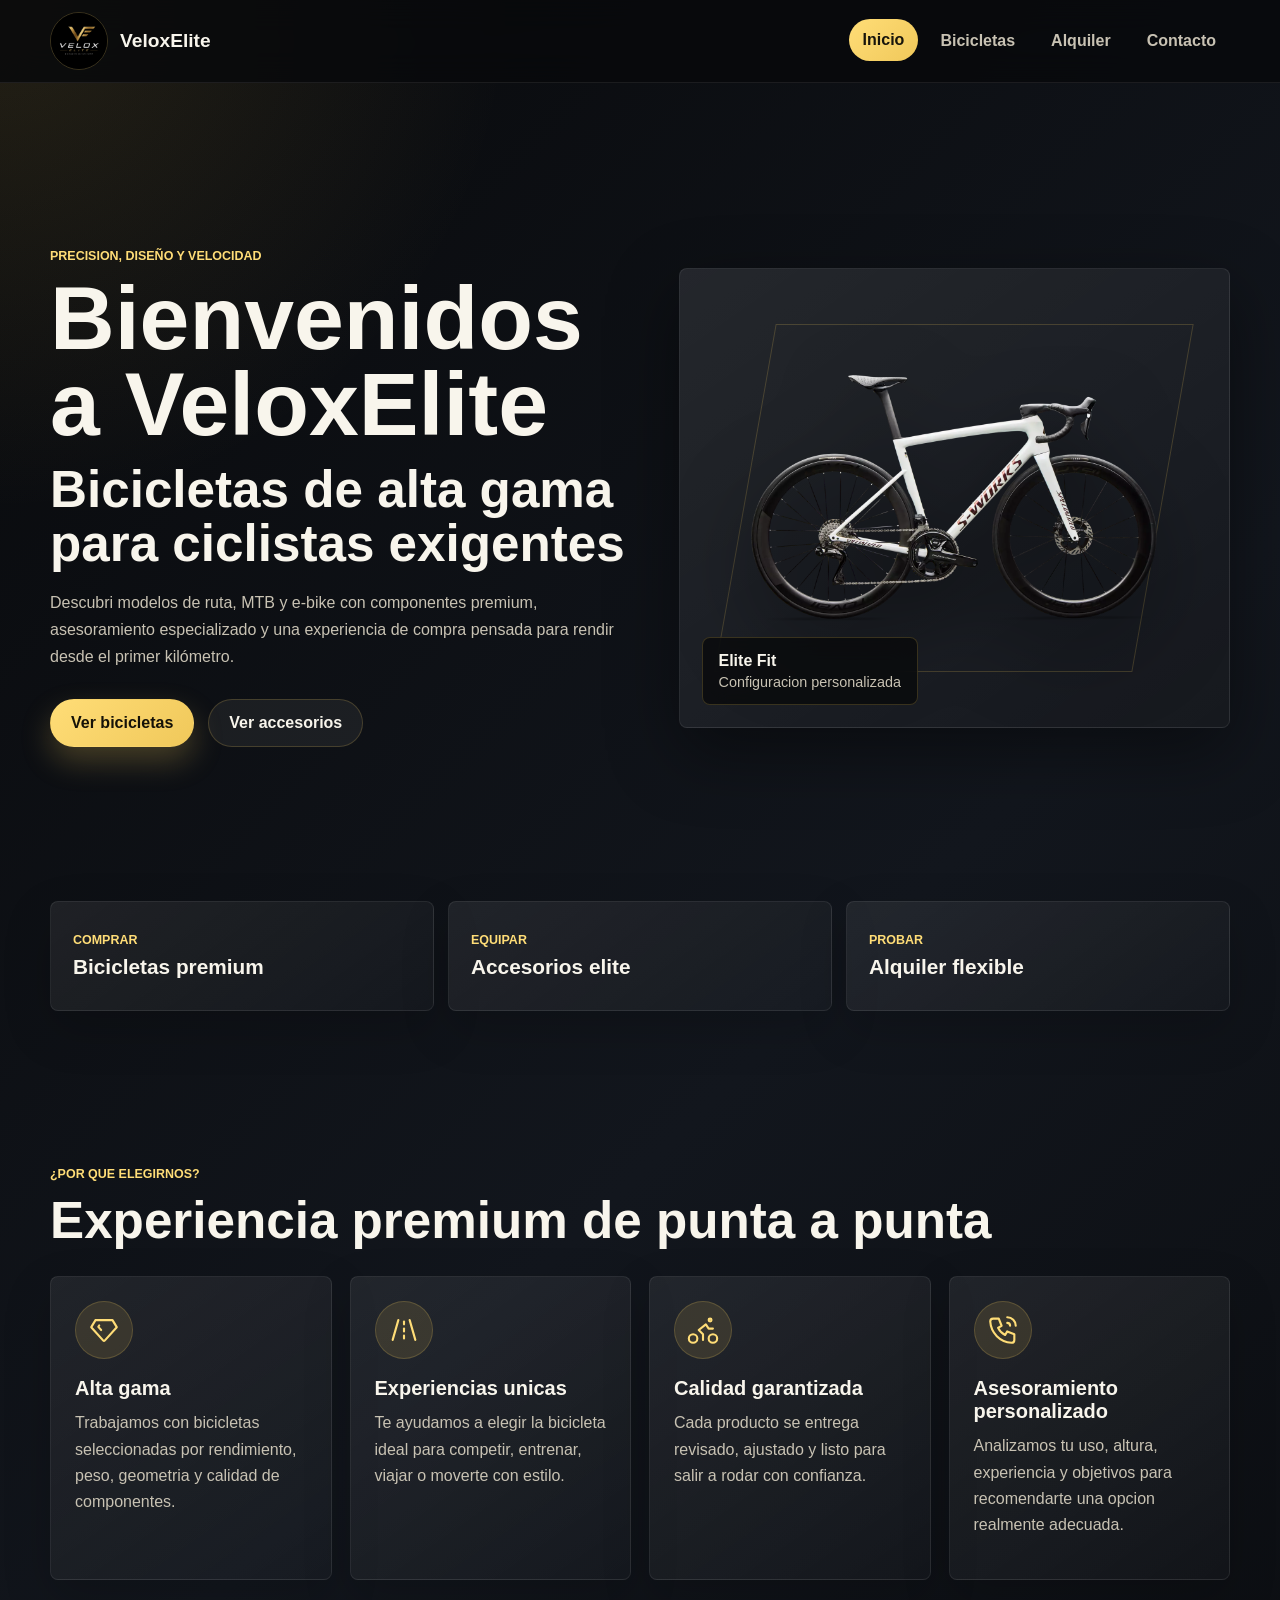
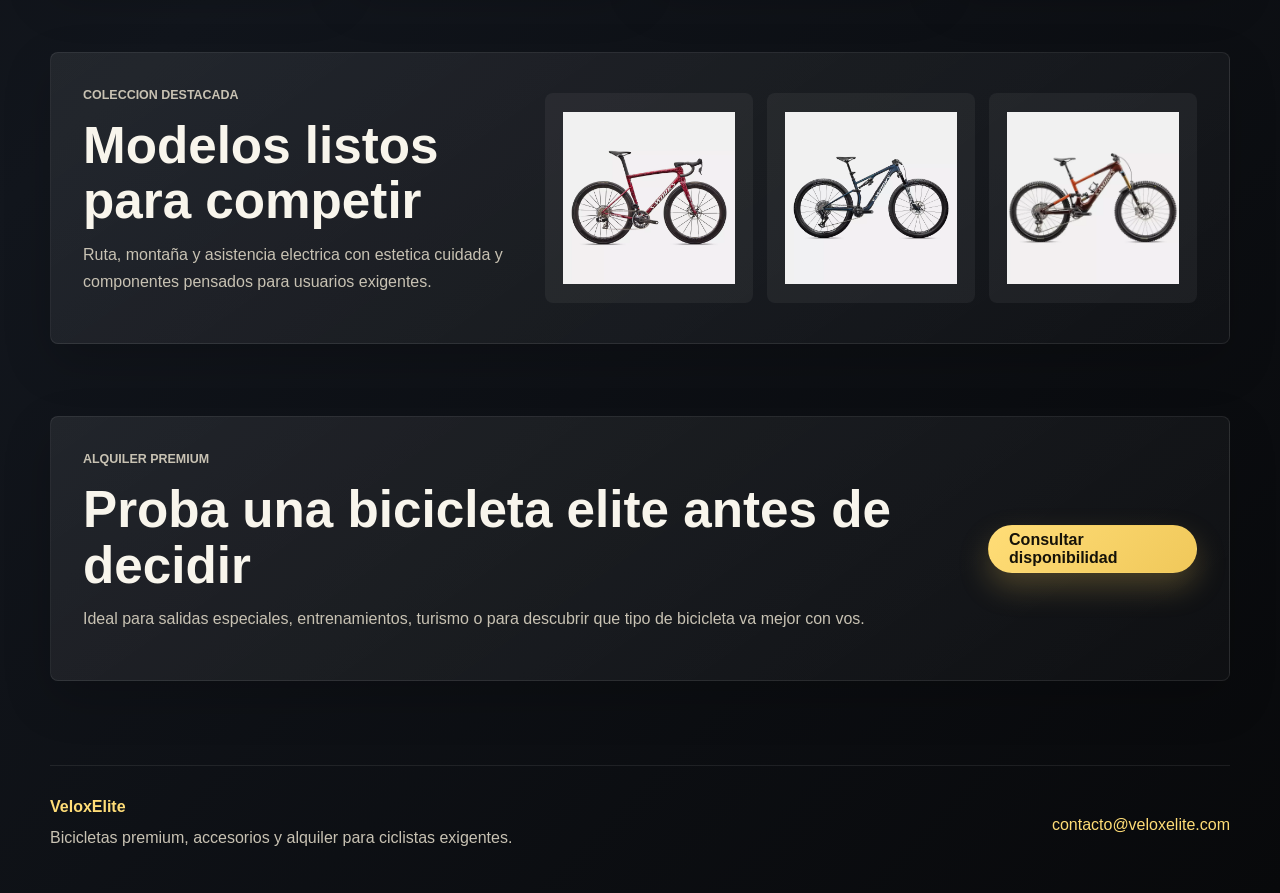
<file: index.html>
<!DOCTYPE html>
<html lang="es">
<head>
    <meta charset="UTF-8">
    <meta name="viewport" content="width=device-width, initial-scale=1.0">
    <title>VeloxElite | Bicicletas premium</title>
    <meta name="description" content="VeloxElite es una tienda de bicicletas premium, alquiler de bicicletas de alta gama y accesorios para ciclistas exigentes.">
    <meta name="keywords" content="bicicletas de alta gama, alquiler de bicicletas, compra de bicicletas, accesorios de ciclismo, bicicletas premium, ciclismo de alto rendimiento, bicicletas de monta&ntilde;a, bicicletas de ruta, tienda de bicicletas online, VeloxElite">
    <meta name="author" content="Camila Acosta, Lorenzo Leiva, Octavio Boggetti">
    <link rel="stylesheet" href="./styles.css">
</head>
<body>
    <header class="site-header">
        <nav class="navbar" aria-label="Navegacion principal">
            <a class="brand" href="./index.html" aria-label="VeloxElite inicio">
                <img src="./assets/logo.png" alt="Logo VeloxElite">
                <span>VeloxElite</span>
            </a>

            <div class="nav-links">
                <a class="active" href="./index.html">Inicio</a>
                <a href="./bicicletas.html">Bicicletas</a>
                <a href="#alquiler">Alquiler</a>
                <a href="#contacto">Contacto</a>
            </div>
        </nav>
    </header>

    <main>
        <section class="hero">
            <div class="hero-content">
                <p class="eyebrow">Precision, dise&ntilde;o y velocidad</p>
                <h1>Bienvenidos a VeloxElite</h1>
                <h2>Bicicletas de alta gama para ciclistas exigentes</h2>
                <p class="hero-text">
                    Descubri modelos de ruta, MTB y e-bike con componentes premium, asesoramiento especializado
                    y una experiencia de compra pensada para rendir desde el primer kil&oacute;metro.
                </p>

                <div class="hero-actions">
                    <a class="button button-primary" href="./bicicletas.html">Ver bicicletas</a>
                    <a class="button button-secondary" href="./accesorios.html">Ver accesorios</a>
                </div>
            </div>

            <div class="hero-visual" aria-label="Bicicleta premium destacada">
                <img src="./assets/bc.webp" alt="Bicicleta premium VeloxElite">
                <div class="hero-badge">
                    <strong>Elite Fit</strong>
                    <span>Configuracion personalizada</span>
                </div>
            </div>
        </section>

        <section class="quick-actions" aria-label="Accesos rapidos">
            <a href="./bicicletas.html">
                <span>Comprar</span>
                <strong>Bicicletas premium</strong>
            </a>
            <a href="./accesorios.html">
                <span>Equipar</span>
                <strong>Accesorios elite</strong>
            </a>
            <a href="#alquiler">
                <span>Probar</span>
                <strong>Alquiler flexible</strong>
            </a>
        </section>

        <section class="section">
            <div class="section-heading">
                <p class="eyebrow">&iquest;Por que elegirnos?</p>
                <h2>Experiencia premium de punta a punta</h2>
            </div>

            <div class="features-grid">
                <article class="feature-card">
                    <div class="icon">
                        <svg xmlns="http://www.w3.org/2000/svg" width="34" height="34" viewBox="0 0 24 24" fill="none" stroke="currentColor" stroke-width="1.5" stroke-linecap="round" stroke-linejoin="round" aria-hidden="true">
                            <path d="M6 5h12l3 5l-8.5 9.5a.7 .7 0 0 1 -1 0l-8.5 -9.5l3 -5" />
                            <path d="M10 12l-2 -2.2l.6 -1" />
                        </svg>
                    </div>
                    <h3>Alta gama</h3>
                    <p>Trabajamos con bicicletas seleccionadas por rendimiento, peso, geometria y calidad de componentes.</p>
                </article>

                <article class="feature-card">
                    <div class="icon">
                        <svg xmlns="http://www.w3.org/2000/svg" width="34" height="34" viewBox="0 0 24 24" fill="none" stroke="currentColor" stroke-width="1.5" stroke-linecap="round" stroke-linejoin="round" aria-hidden="true">
                            <path d="M4 19l4 -14" />
                            <path d="M16 5l4 14" />
                            <path d="M12 8v-2" />
                            <path d="M12 13v-2" />
                            <path d="M12 18v-2" />
                        </svg>
                    </div>
                    <h3>Experiencias unicas</h3>
                    <p>Te ayudamos a elegir la bicicleta ideal para competir, entrenar, viajar o moverte con estilo.</p>
                </article>

                <article class="feature-card">
                    <div class="icon">
                        <svg xmlns="http://www.w3.org/2000/svg" width="34" height="34" viewBox="0 0 24 24" fill="none" stroke="currentColor" stroke-width="1.5" stroke-linecap="round" stroke-linejoin="round" aria-hidden="true">
                            <path d="M5 18m-3 0a3 3 0 1 0 6 0a3 3 0 1 0 -6 0" />
                            <path d="M19 18m-3 0a3 3 0 1 0 6 0a3 3 0 1 0 -6 0" />
                            <path d="M12 19l0 -4l-3 -3l5 -4l2 3l3 0" />
                            <path d="M17 5m-1 0a1 1 0 1 0 2 0a1 1 0 1 0 -2 0" />
                        </svg>
                    </div>
                    <h3>Calidad garantizada</h3>
                    <p>Cada producto se entrega revisado, ajustado y listo para salir a rodar con confianza.</p>
                </article>

                <article class="feature-card">
                    <div class="icon">
                        <svg xmlns="http://www.w3.org/2000/svg" width="34" height="34" viewBox="0 0 24 24" fill="none" stroke="currentColor" stroke-width="1.5" stroke-linecap="round" stroke-linejoin="round" aria-hidden="true">
                            <path d="M5 4h4l2 5l-2.5 1.5a11 11 0 0 0 5 5l1.5 -2.5l5 2v4a2 2 0 0 1 -2 2a16 16 0 0 1 -15 -15a2 2 0 0 1 2 -2" />
                            <path d="M15 7a2 2 0 0 1 2 2" />
                            <path d="M15 3a6 6 0 0 1 6 6" />
                        </svg>
                    </div>
                    <h3>Asesoramiento personalizado</h3>
                    <p>Analizamos tu uso, altura, experiencia y objetivos para recomendarte una opcion realmente adecuada.</p>
                </article>
            </div>
        </section>

        <section class="showcase section">
            <div>
                <p class="eyebrow">Coleccion destacada</p>
                <h2>Modelos listos para competir</h2>
                <p>Ruta, monta&ntilde;a y asistencia electrica con estetica cuidada y componentes pensados para usuarios exigentes.</p>
            </div>
            <div class="showcase-images">
                <img src="./assets/bo.webp" alt="Bicicleta de ruta">
                <img src="./assets/bicimt1.png" alt="Bicicleta MTB">
                <img src="./assets/bicie1.png" alt="Bicicleta electrica">
            </div>
        </section>

        <section id="alquiler" class="cta-section">
            <div>
                <p class="eyebrow">Alquiler premium</p>
                <h2>Proba una bicicleta elite antes de decidir</h2>
                <p>Ideal para salidas especiales, entrenamientos, turismo o para descubrir que tipo de bicicleta va mejor con vos.</p>
            </div>
            <a class="button button-primary" href="#contacto">Consultar disponibilidad</a>
        </section>
    </main>

    <footer id="contacto" class="site-footer">
        <div>
            <strong>VeloxElite</strong>
            <p>Bicicletas premium, accesorios y alquiler para ciclistas exigentes.</p>
        </div>
        <a href="mailto:contacto@veloxelite.com">contacto@veloxelite.com</a>
    </footer>
</body>
</html>
</file>
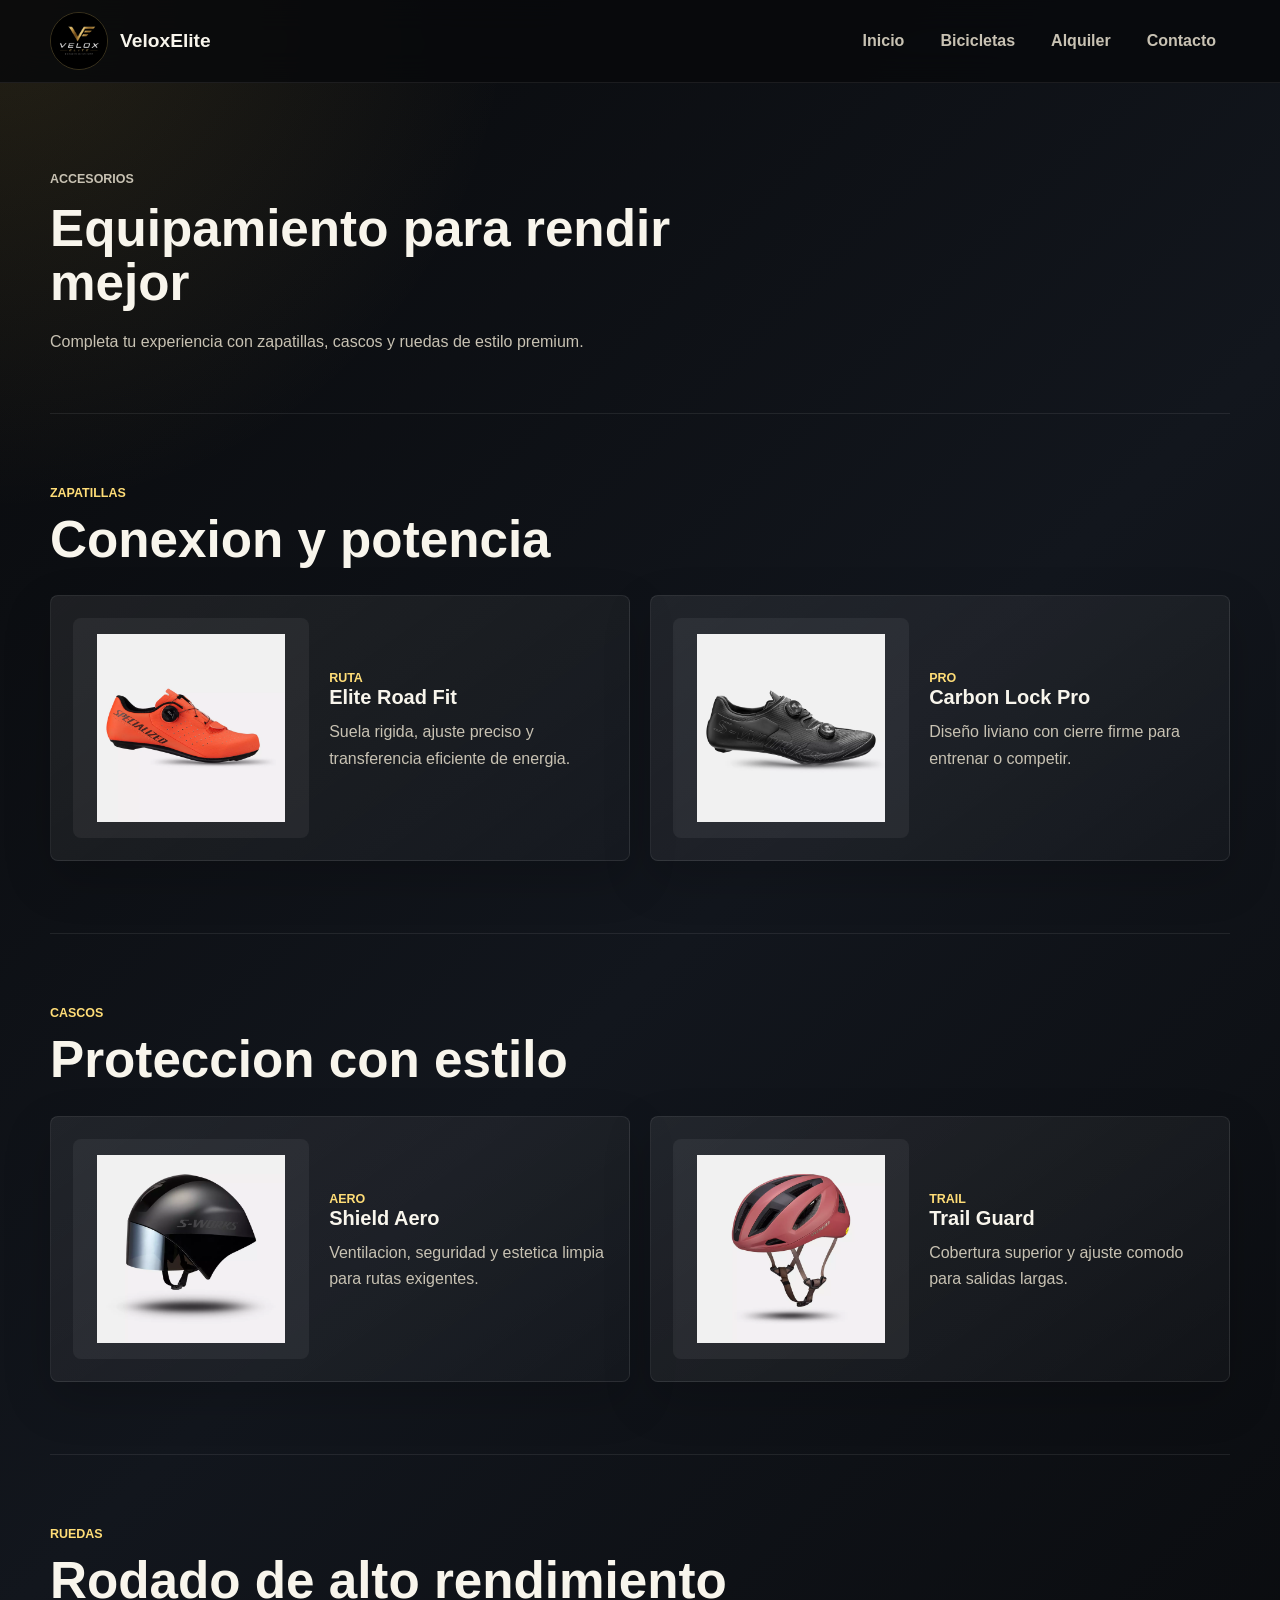
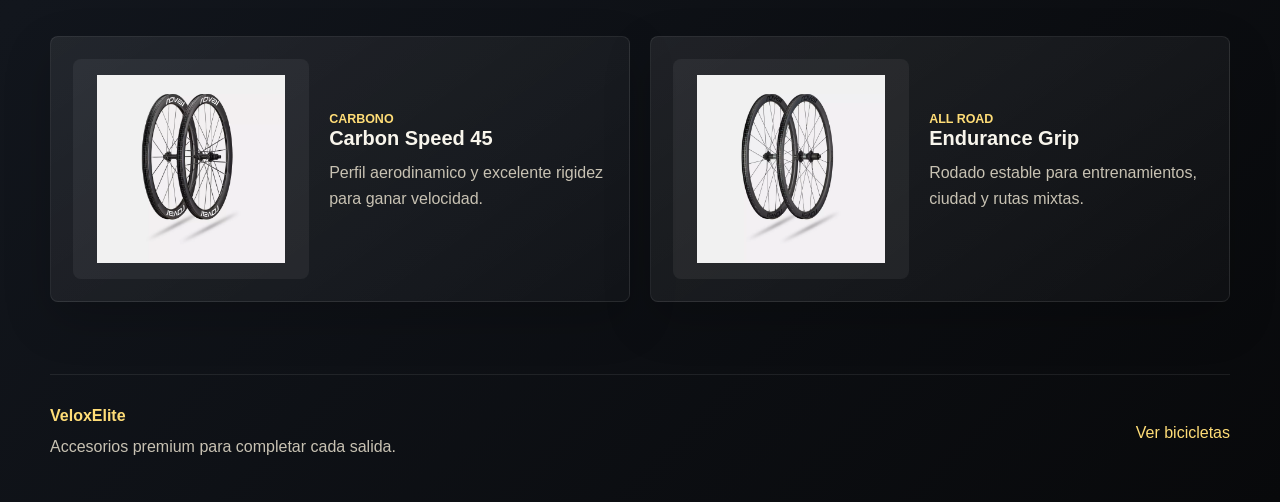
<file: accesorios.html>
<!DOCTYPE html>
<html lang="es">
<head>
    <meta charset="UTF-8">
    <meta name="viewport" content="width=device-width, initial-scale=1.0">
    <title>Accesorios | VeloxElite</title>
    <meta name="description" content="Accesorios premium VeloxElite: zapatillas, cascos y ruedas para ciclismo de alto rendimiento.">
    <link rel="stylesheet" href="./styles.css">
</head>
<body>
    <header class="site-header">
        <nav class="navbar" aria-label="Navegacion principal">
            <a class="brand" href="./index.html" aria-label="VeloxElite inicio">
                <img src="./assets/logo.png" alt="Logo VeloxElite">
                <span>VeloxElite</span>
            </a>

            <div class="nav-links">
                <a href="./index.html">Inicio</a>
                <a href="./bicicletas.html">Bicicletas</a>
                <a href="./index.html#alquiler">Alquiler</a>
                <a href="./index.html#contacto">Contacto</a>
            </div>
        </nav>
    </header>

    <main>
        <section class="page-hero compact">
            <p class="eyebrow">Accesorios</p>
            <h1>Equipamiento para rendir mejor</h1>
            <p>Completa tu experiencia con zapatillas, cascos y ruedas de estilo premium.</p>
        </section>

        <section class="catalog-section">
            <div class="section-heading">
                <p class="eyebrow">Zapatillas</p>
                <h2>Conexion y potencia</h2>
            </div>
            <div class="product-grid">
                <article class="product-card">
                    <img src="./assets/zapa1.png" alt="Zapatillas de ciclismo premium">
                    <div>
                        <span class="tag">Ruta</span>
                        <h3>Elite Road Fit</h3>
                        <p>Suela rigida, ajuste preciso y transferencia eficiente de energia.</p>
                    </div>
                </article>
                <article class="product-card">
                    <img src="./assets/zap2.png" alt="Zapatillas de ciclismo negras">
                    <div>
                        <span class="tag">Pro</span>
                        <h3>Carbon Lock Pro</h3>
                        <p>Dise&ntilde;o liviano con cierre firme para entrenar o competir.</p>
                    </div>
                </article>
            </div>
        </section>

        <section class="catalog-section">
            <div class="section-heading">
                <p class="eyebrow">Cascos</p>
                <h2>Proteccion con estilo</h2>
            </div>
            <div class="product-grid">
                <article class="product-card">
                    <img src="./assets/casco1.png" alt="Casco de ciclismo premium">
                    <div>
                        <span class="tag">Aero</span>
                        <h3>Shield Aero</h3>
                        <p>Ventilacion, seguridad y estetica limpia para rutas exigentes.</p>
                    </div>
                </article>
                <article class="product-card">
                    <img src="./assets/casco2.png" alt="Casco de ciclismo deportivo">
                    <div>
                        <span class="tag">Trail</span>
                        <h3>Trail Guard</h3>
                        <p>Cobertura superior y ajuste comodo para salidas largas.</p>
                    </div>
                </article>
            </div>
        </section>

        <section class="catalog-section">
            <div class="section-heading">
                <p class="eyebrow">Ruedas</p>
                <h2>Rodado de alto rendimiento</h2>
            </div>
            <div class="product-grid">
                <article class="product-card">
                    <img src="./assets/rueda1.png" alt="Rueda de bicicleta premium">
                    <div>
                        <span class="tag">Carbono</span>
                        <h3>Carbon Speed 45</h3>
                        <p>Perfil aerodinamico y excelente rigidez para ganar velocidad.</p>
                    </div>
                </article>
                <article class="product-card">
                    <img src="./assets/rueda2.png" alt="Rueda deportiva de bicicleta">
                    <div>
                        <span class="tag">All road</span>
                        <h3>Endurance Grip</h3>
                        <p>Rodado estable para entrenamientos, ciudad y rutas mixtas.</p>
                    </div>
                </article>
            </div>
        </section>
    </main>

    <footer class="site-footer">
        <div>
            <strong>VeloxElite</strong>
            <p>Accesorios premium para completar cada salida.</p>
        </div>
        <a href="./bicicletas.html">Ver bicicletas</a>
    </footer>
</body>
</html>
</file>
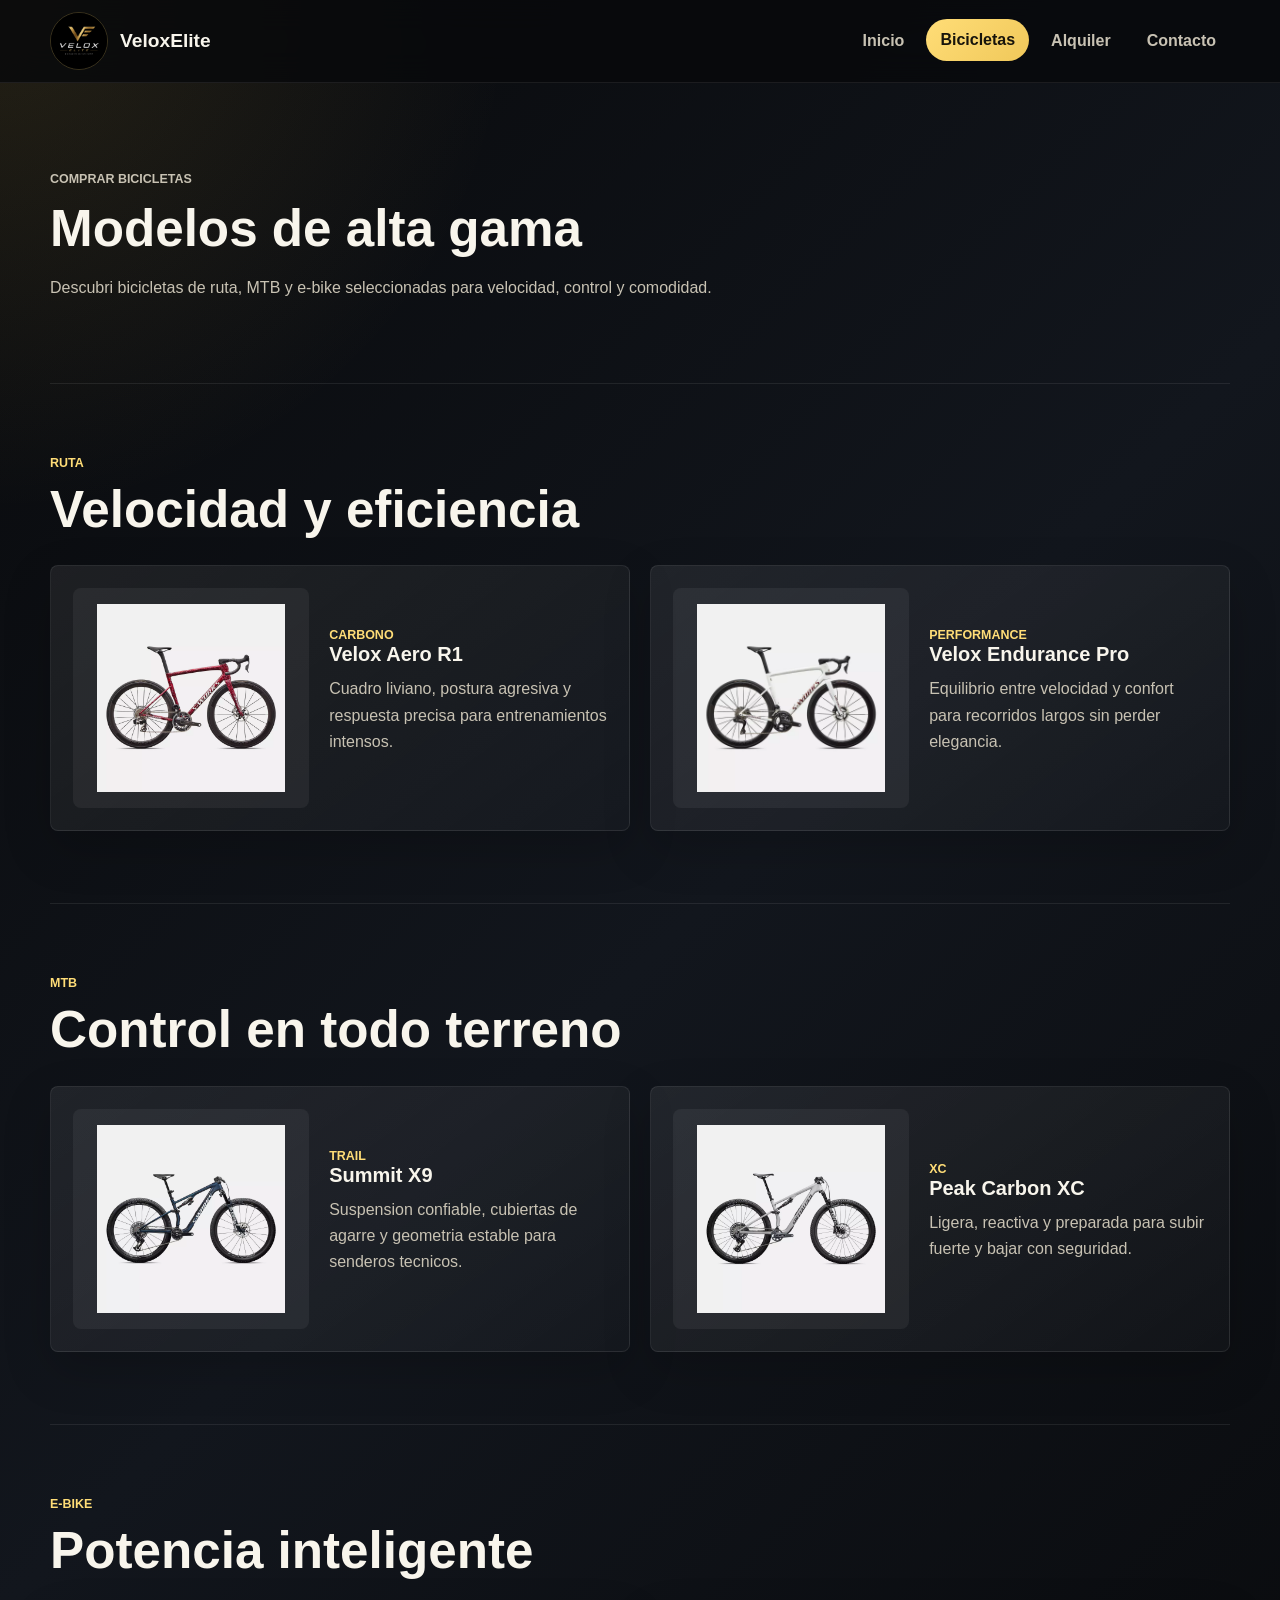
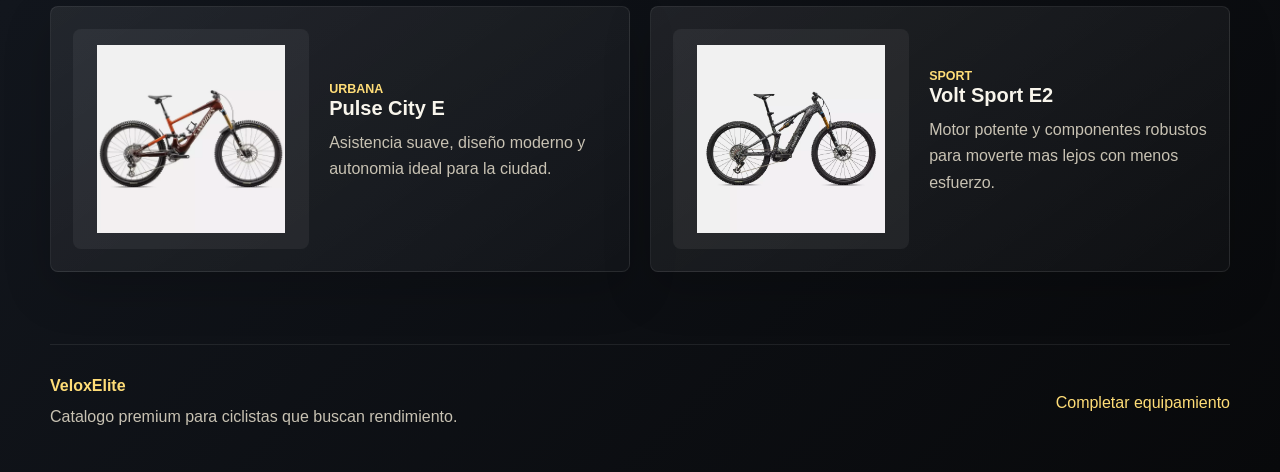
<file: bicicletas.html>
<!DOCTYPE html>
<html lang="es">
<head>
    <meta charset="UTF-8">
    <meta name="viewport" content="width=device-width, initial-scale=1.0">
    <title>Bicicletas | VeloxElite</title>
    <meta name="description" content="Catalogo de bicicletas premium VeloxElite: ruta, MTB y e-bike.">
    <link rel="stylesheet" href="./styles.css">
</head>
<body>
    <header class="site-header">
        <nav class="navbar" aria-label="Navegacion principal">
            <a class="brand" href="./index.html" aria-label="VeloxElite inicio">
                <img src="./assets/logo.png" alt="Logo VeloxElite">
                <span>VeloxElite</span>
            </a>

            <div class="nav-links">
                <a href="./index.html">Inicio</a>
                <a class="active" href="./bicicletas.html">Bicicletas</a>
                <a href="./index.html#alquiler">Alquiler</a>
                <a href="./index.html#contacto">Contacto</a>
            </div>
        </nav>
    </header>

    <main>
        <section class="page-hero compact">
            <p class="eyebrow">Comprar bicicletas</p>
            <h1>Modelos de alta gama</h1>
            <p>Descubri bicicletas de ruta, MTB y e-bike seleccionadas para velocidad, control y comodidad.</p>
        </section>

        <section class="catalog-section">
            <div class="section-heading">
                <p class="eyebrow">Ruta</p>
                <h2>Velocidad y eficiencia</h2>
            </div>
            <div class="product-grid">
                <article class="product-card">
                    <img src="./assets/bo.webp" alt="Bicicleta de ruta carbono">
                    <div>
                        <span class="tag">Carbono</span>
                        <h3>Velox Aero R1</h3>
                        <p>Cuadro liviano, postura agresiva y respuesta precisa para entrenamientos intensos.</p>
                    </div>
                </article>
                <article class="product-card">
                    <img src="./assets/image.png" alt="Bicicleta de ruta premium">
                    <div>
                        <span class="tag">Performance</span>
                        <h3>Velox Endurance Pro</h3>
                        <p>Equilibrio entre velocidad y confort para recorridos largos sin perder elegancia.</p>
                    </div>
                </article>
            </div>
        </section>

        <section class="catalog-section">
            <div class="section-heading">
                <p class="eyebrow">MTB</p>
                <h2>Control en todo terreno</h2>
            </div>
            <div class="product-grid">
                <article class="product-card">
                    <img src="./assets/bicimt1.png" alt="Bicicleta MTB premium">
                    <div>
                        <span class="tag">Trail</span>
                        <h3>Summit X9</h3>
                        <p>Suspension confiable, cubiertas de agarre y geometria estable para senderos tecnicos.</p>
                    </div>
                </article>
                <article class="product-card">
                    <img src="./assets/bicimt2.png" alt="Bicicleta MTB de alta gama">
                    <div>
                        <span class="tag">XC</span>
                        <h3>Peak Carbon XC</h3>
                        <p>Ligera, reactiva y preparada para subir fuerte y bajar con seguridad.</p>
                    </div>
                </article>
            </div>
        </section>

        <section class="catalog-section">
            <div class="section-heading">
                <p class="eyebrow">E-bike</p>
                <h2>Potencia inteligente</h2>
            </div>
            <div class="product-grid">
                <article class="product-card">
                    <img src="./assets/bicie1.png" alt="E-bike urbana premium">
                    <div>
                        <span class="tag">Urbana</span>
                        <h3>Pulse City E</h3>
                        <p>Asistencia suave, dise&ntilde;o moderno y autonomia ideal para la ciudad.</p>
                    </div>
                </article>
                <article class="product-card">
                    <img src="./assets/bicie2.png" alt="E-bike deportiva premium">
                    <div>
                        <span class="tag">Sport</span>
                        <h3>Volt Sport E2</h3>
                        <p>Motor potente y componentes robustos para moverte mas lejos con menos esfuerzo.</p>
                    </div>
                </article>
            </div>
        </section>
    </main>

    <footer class="site-footer">
        <div>
            <strong>VeloxElite</strong>
            <p>Catalogo premium para ciclistas que buscan rendimiento.</p>
        </div>
        <a href="./accesorios.html">Completar equipamiento</a>
    </footer>
</body>
</html>
</file>
<file: styles.css>
:root {
    --bg: #08090b;
    --surface: #11141a;
    --surface-soft: #181d25;
    --text: #f8f5ec;
    --muted: #c8c2b3;
    --gold: #f0c85a;
    --gold-strong: #ffdd77;
    --line: rgba(240, 200, 90, 0.2);
    --shadow: 0 24px 70px rgba(0, 0, 0, 0.42);
}

* {
    box-sizing: border-box;
}

html {
    scroll-behavior: smooth;
}

body {
    margin: 0;
    font-family: Arial, Helvetica, sans-serif;
    color: var(--text);
    background:
        radial-gradient(circle at top left, rgba(240, 200, 90, 0.12), transparent 32rem),
        linear-gradient(135deg, #08090b 0%, #12161d 48%, #08090b 100%);
    min-height: 100vh;
}

img {
    display: block;
    max-width: 100%;
}

a {
    color: inherit;
    text-decoration: none;
}

.site-header {
    position: sticky;
    top: 0;
    z-index: 10;
    backdrop-filter: blur(16px);
    background: rgba(8, 9, 11, 0.82);
    border-bottom: 1px solid rgba(255, 255, 255, 0.08);
}

.navbar {
    width: min(1180px, calc(100% - 32px));
    min-height: 82px;
    margin: 0 auto;
    display: flex;
    align-items: center;
    justify-content: space-between;
    gap: 24px;
}

.brand {
    display: inline-flex;
    align-items: center;
    gap: 12px;
    font-size: 1.2rem;
    font-weight: 800;
    letter-spacing: 0;
}

.brand img {
    width: 58px;
    height: 58px;
    border-radius: 50%;
    border: 1px solid var(--line);
    object-fit: cover;
}

.nav-links {
    display: flex;
    align-items: center;
    justify-content: flex-end;
    gap: 8px;
    flex-wrap: wrap;
}

.nav-links a {
    min-height: 42px;
    display: inline-flex;
    align-items: center;
    padding: 0 14px;
    border-radius: 999px;
    color: var(--muted);
    font-weight: 700;
    transition: background 180ms ease, color 180ms ease, transform 180ms ease;
}

.nav-links a:hover,
.nav-links a.active {
    color: #17140b;
    background: linear-gradient(135deg, var(--gold-strong), var(--gold));
    transform: translateY(-1px);
}

main {
    width: min(1180px, calc(100% - 32px));
    margin: 0 auto;
}

.hero {
    min-height: calc(100vh - 82px);
    display: grid;
    grid-template-columns: minmax(0, 1fr) minmax(320px, 0.95fr);
    align-items: center;
    gap: 48px;
    padding: 54px 0 42px;
}

.hero-content,
.page-hero {
    max-width: 690px;
}

.eyebrow {
    margin: 0 0 12px;
    color: var(--gold-strong);
    font-size: 0.78rem;
    font-weight: 800;
    letter-spacing: 0;
    text-transform: uppercase;
}

h1,
h2,
h3,
p {
    margin-top: 0;
}

h1 {
    margin-bottom: 16px;
    font-size: clamp(2.6rem, 7vw, 5.8rem);
    line-height: 0.96;
}

.hero h2,
.page-hero h1 {
    margin-bottom: 18px;
    font-size: clamp(1.8rem, 4vw, 3.25rem);
    line-height: 1.05;
}

.hero-text,
.page-hero p,
.showcase p,
.cta-section p,
.site-footer p {
    color: var(--muted);
    line-height: 1.7;
}

.hero-actions {
    display: flex;
    gap: 14px;
    flex-wrap: wrap;
    margin-top: 28px;
}

.button {
    min-height: 48px;
    display: inline-flex;
    align-items: center;
    justify-content: center;
    padding: 0 20px;
    border-radius: 999px;
    font-weight: 800;
    border: 1px solid transparent;
    transition: transform 180ms ease, box-shadow 180ms ease, background 180ms ease;
}

.button:hover {
    transform: translateY(-2px);
}

.button-primary {
    color: #151208;
    background: linear-gradient(135deg, var(--gold-strong), var(--gold));
    box-shadow: 0 14px 30px rgba(240, 200, 90, 0.25);
}

.button-secondary {
    color: var(--text);
    border-color: var(--line);
    background: rgba(255, 255, 255, 0.06);
}

.hero-visual {
    position: relative;
    min-height: 460px;
    display: grid;
    place-items: center;
    border-radius: 8px;
    overflow: hidden;
    background:
        linear-gradient(145deg, rgba(255, 255, 255, 0.08), rgba(255, 255, 255, 0.02)),
        var(--surface);
    box-shadow: var(--shadow);
    border: 1px solid rgba(255, 255, 255, 0.08);
}

.hero-visual::before {
    content: "";
    position: absolute;
    inset: 12%;
    border: 1px solid var(--line);
    transform: skew(-10deg);
}

.hero-visual img {
    position: relative;
    width: min(92%, 520px);
    max-height: 400px;
    object-fit: contain;
    filter: drop-shadow(0 30px 38px rgba(0, 0, 0, 0.55));
}

.hero-badge {
    position: absolute;
    left: 22px;
    bottom: 22px;
    display: grid;
    gap: 4px;
    padding: 14px 16px;
    border-radius: 8px;
    background: rgba(8, 9, 11, 0.78);
    border: 1px solid var(--line);
    backdrop-filter: blur(12px);
}

.hero-badge span {
    color: var(--muted);
    font-size: 0.9rem;
}

.quick-actions {
    display: grid;
    grid-template-columns: repeat(3, 1fr);
    gap: 14px;
    margin: 0 0 84px;
}

.quick-actions a,
.feature-card,
.product-card,
.cta-section,
.showcase {
    border: 1px solid rgba(255, 255, 255, 0.08);
    background: linear-gradient(145deg, rgba(255, 255, 255, 0.075), rgba(255, 255, 255, 0.025));
    box-shadow: 0 18px 48px rgba(0, 0, 0, 0.18);
}

.quick-actions a {
    min-height: 110px;
    display: grid;
    align-content: center;
    gap: 8px;
    padding: 22px;
    border-radius: 8px;
    transition: transform 180ms ease, border-color 180ms ease;
}

.quick-actions a:hover {
    transform: translateY(-3px);
    border-color: var(--line);
}

.quick-actions span,
.tag {
    color: var(--gold-strong);
    font-size: 0.78rem;
    font-weight: 800;
    text-transform: uppercase;
}

.quick-actions strong {
    font-size: clamp(1rem, 2vw, 1.3rem);
}

.section,
.catalog-section {
    padding: 72px 0;
}

.section-heading {
    margin-bottom: 28px;
}

.section-heading h2,
.showcase h2,
.cta-section h2 {
    margin-bottom: 12px;
    font-size: clamp(1.8rem, 4vw, 3.2rem);
    line-height: 1.08;
}

.features-grid {
    display: grid;
    grid-template-columns: repeat(4, 1fr);
    gap: 18px;
}

.feature-card {
    min-height: 280px;
    padding: 24px;
    border-radius: 8px;
}

.icon {
    width: 58px;
    height: 58px;
    display: grid;
    place-items: center;
    margin-bottom: 18px;
    border-radius: 50%;
    color: var(--gold-strong);
    background: rgba(240, 200, 90, 0.12);
    border: 1px solid var(--line);
}

.feature-card h3,
.product-card h3 {
    margin-bottom: 10px;
    font-size: 1.25rem;
}

.feature-card p,
.product-card p {
    color: var(--muted);
    line-height: 1.65;
}

.showcase {
    display: grid;
    grid-template-columns: 0.8fr 1.2fr;
    gap: 28px;
    align-items: center;
    padding: 32px;
    border-radius: 8px;
    margin-bottom: 72px;
}

.showcase-images {
    display: grid;
    grid-template-columns: repeat(3, 1fr);
    gap: 14px;
}

.showcase-images img {
    width: 100%;
    height: 210px;
    object-fit: contain;
    padding: 18px;
    border-radius: 8px;
    background: rgba(255, 255, 255, 0.05);
}

.cta-section {
    display: flex;
    align-items: center;
    justify-content: space-between;
    gap: 24px;
    margin: 20px 0 84px;
    padding: 32px;
    border-radius: 8px;
}

.page-hero {
    padding: 86px 0 42px;
}

.page-hero.compact {
    min-height: 300px;
}

.catalog-section {
    border-top: 1px solid rgba(255, 255, 255, 0.08);
}

.product-grid {
    display: grid;
    grid-template-columns: repeat(2, 1fr);
    gap: 20px;
}

.product-card {
    display: grid;
    grid-template-columns: minmax(150px, 0.85fr) 1fr;
    gap: 20px;
    align-items: center;
    min-height: 260px;
    padding: 22px;
    border-radius: 8px;
    overflow: hidden;
}

.product-card img {
    width: 100%;
    height: 220px;
    object-fit: contain;
    padding: 16px;
    border-radius: 8px;
    background: rgba(255, 255, 255, 0.055);
    transition: transform 220ms ease;
}

.product-card:hover img {
    transform: scale(1.04);
}

.site-footer {
    width: min(1180px, calc(100% - 32px));
    margin: 0 auto;
    padding: 32px 0 42px;
    display: flex;
    align-items: center;
    justify-content: space-between;
    gap: 20px;
    border-top: 1px solid rgba(255, 255, 255, 0.08);
}

.site-footer strong,
.site-footer a {
    color: var(--gold-strong);
}

.site-footer p {
    margin: 8px 0 0;
}

@media (max-width: 920px) {
    .hero,
    .showcase {
        grid-template-columns: 1fr;
    }

    .hero {
        min-height: auto;
        padding-top: 40px;
    }

    .hero-visual {
        min-height: 360px;
    }

    .features-grid {
        grid-template-columns: repeat(2, 1fr);
    }

    .product-grid {
        grid-template-columns: 1fr;
    }
}

@media (max-width: 680px) {
    .navbar,
    .site-footer,
    .cta-section {
        align-items: flex-start;
        flex-direction: column;
    }

    .navbar {
        min-height: auto;
        padding: 14px 0;
    }

    .nav-links {
        width: 100%;
        justify-content: flex-start;
    }

    .nav-links a {
        min-height: 38px;
        padding: 0 11px;
        font-size: 0.92rem;
    }

    .quick-actions,
    .features-grid,
    .showcase-images {
        grid-template-columns: 1fr;
    }

    .hero-actions,
    .button {
        width: 100%;
    }

    .product-card {
        grid-template-columns: 1fr;
    }

    .product-card img,
    .showcase-images img {
        height: 190px;
    }

    .section,
    .catalog-section {
        padding: 48px 0;
    }
}
</file>
